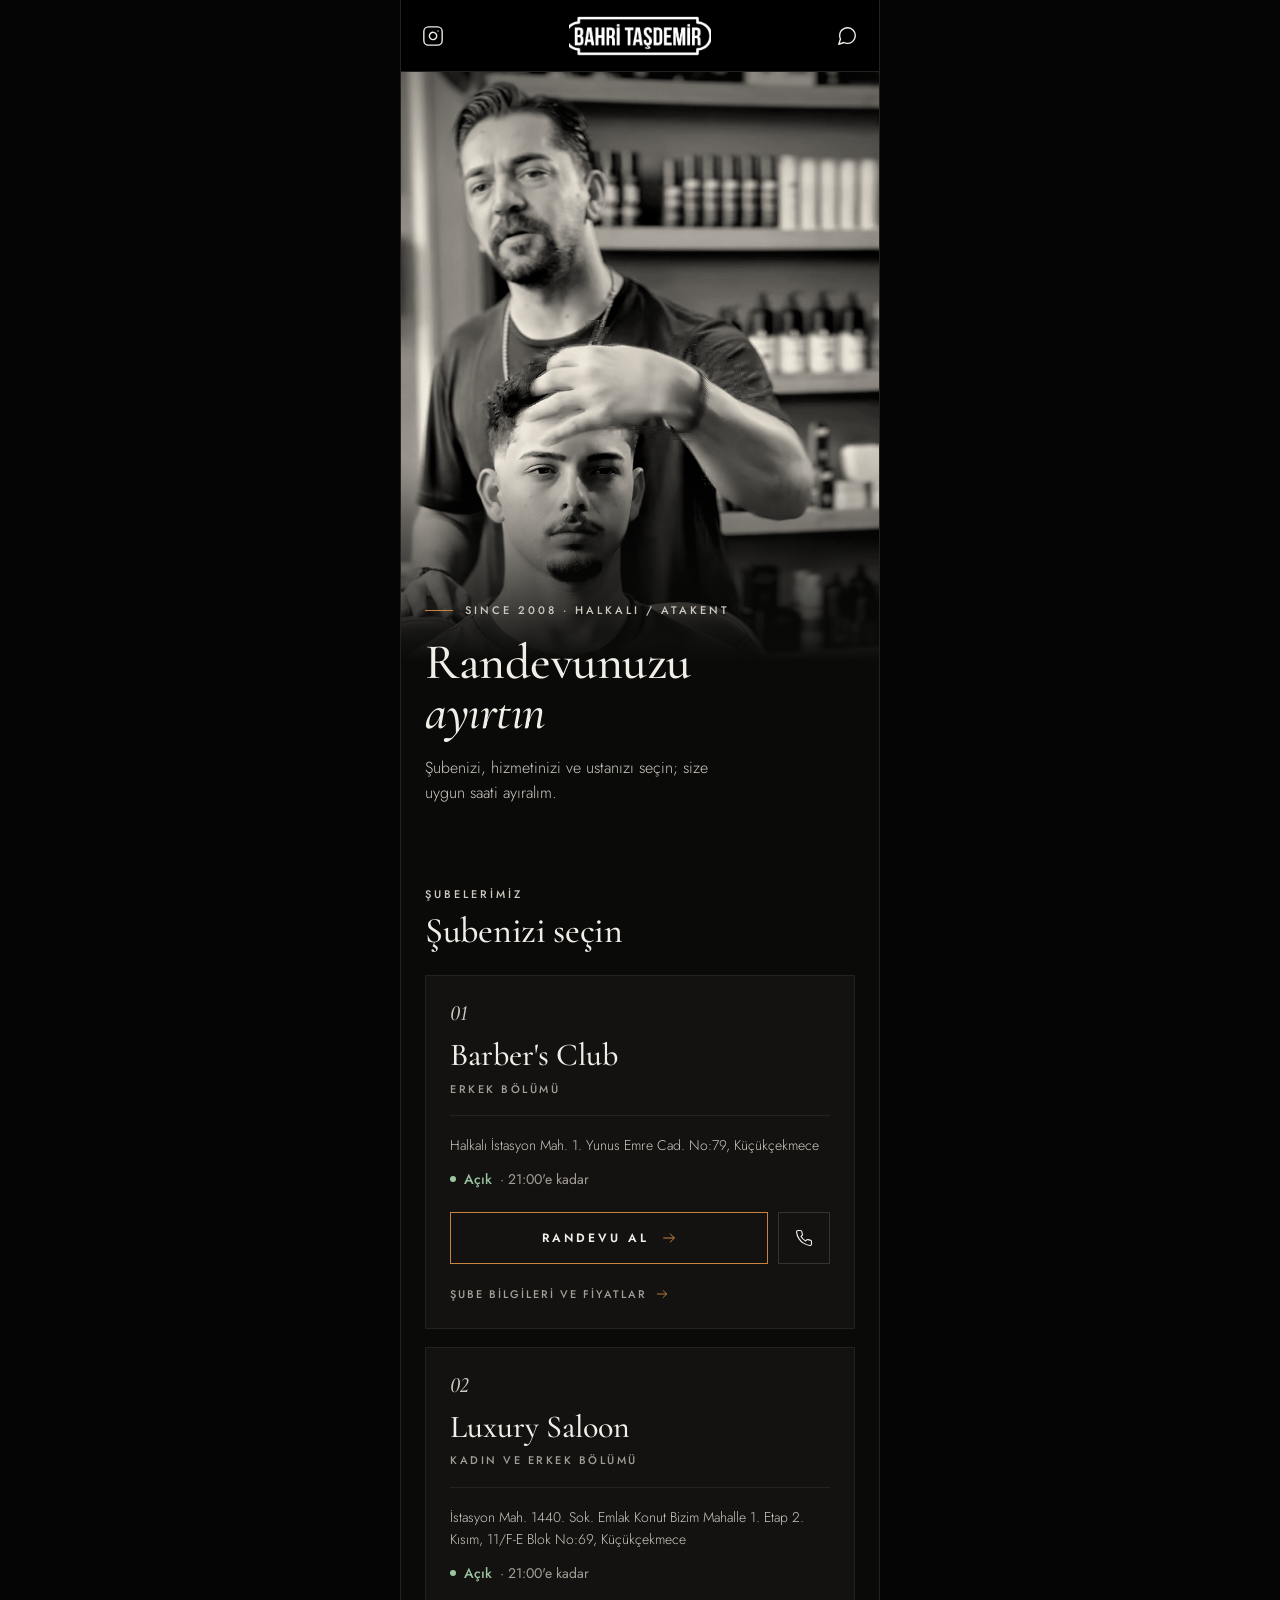
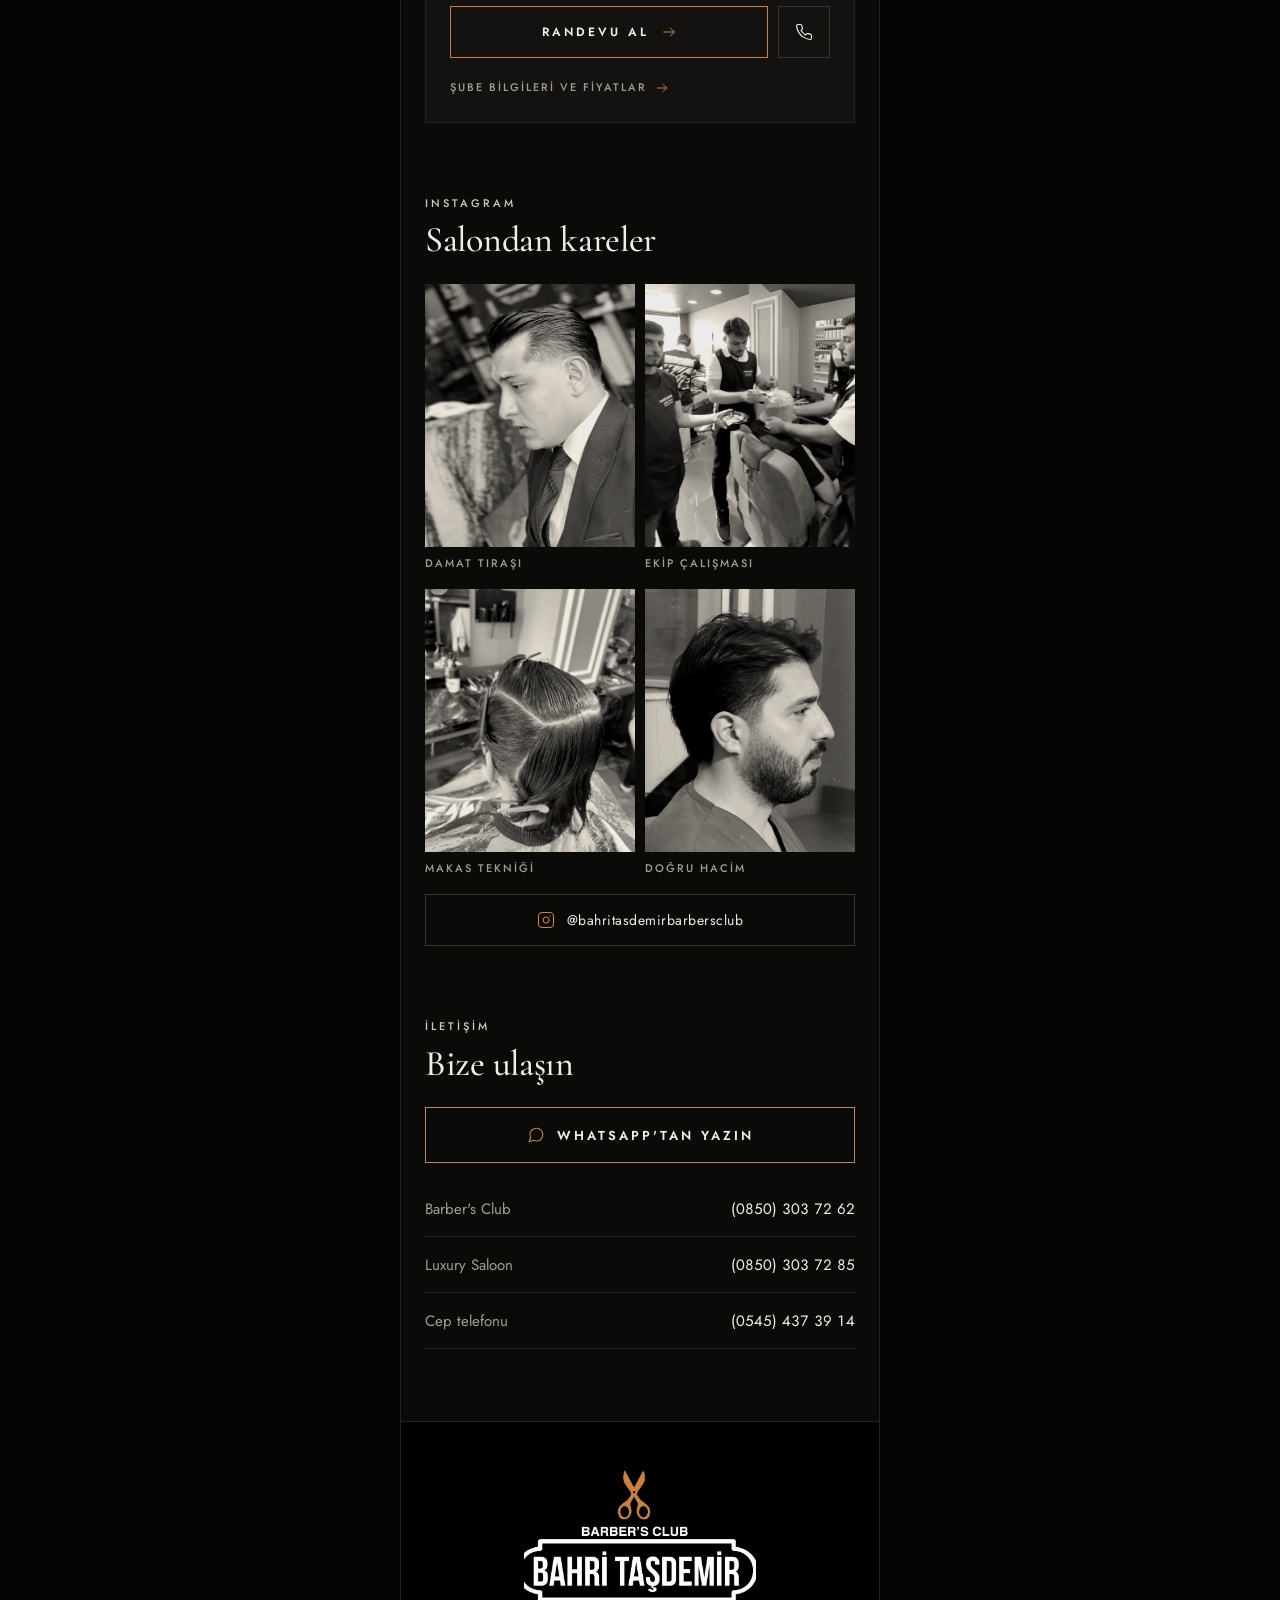
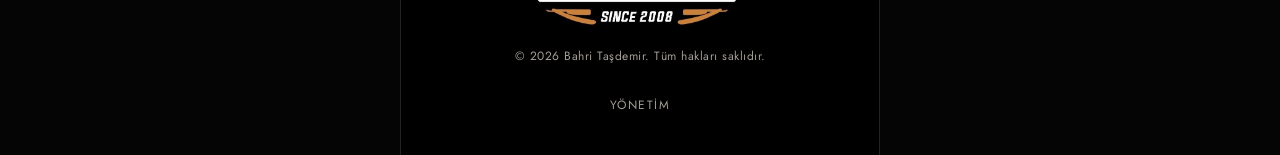
<file: index.html>
<!doctype html>
<html lang="tr">
<head>
<meta charset="utf-8">
<meta name="viewport" content="width=device-width, initial-scale=1, viewport-fit=cover">
<title>Bahri Taşdemir | Online randevu</title>
<meta name="description" content="Bahri Taşdemir Barber's Club ve Luxury Saloon. Küçükçekmece'de iki şube, online randevu.">
<meta name="theme-color" content="#000000">
<!-- Demo aşamasında arama motorlarına kapalı. Site müşteriye açılırken bu satırı silin. -->
<meta name="robots" content="noindex">
<link rel="icon" type="image/png" href="assets/img/icon-192.png">
<link rel="apple-touch-icon" href="assets/img/icon-192.png">
<link rel="preconnect" href="https://fonts.googleapis.com">
<link rel="preconnect" href="https://fonts.gstatic.com" crossorigin>
<link href="https://fonts.googleapis.com/css2?family=Cormorant+Garamond:ital,wght@0,500;0,600;1,500&amp;family=Jost:wght@300;400;500;600&amp;display=swap" rel="stylesheet">
<link rel="stylesheet" href="assets/site.css?v=4">
</head>
<body>
<div class="page">

  <header class="topbar">
    <a class="icon-btn" href="https://www.instagram.com/bahritasdemirbarbersclub/" target="_blank" rel="noopener" aria-label="Instagram'da Bahri Taşdemir">
      <svg width="22" height="22" viewBox="0 0 24 24" fill="none" stroke="currentColor" stroke-width="1.5" stroke-linecap="round" stroke-linejoin="round" aria-hidden="true"><rect x="2" y="2" width="20" height="20" rx="5" ry="5"/><path d="M16 11.37A4 4 0 1 1 12.63 8 4 4 0 0 1 16 11.37z"/><line x1="17.5" y1="6.5" x2="17.51" y2="6.5"/></svg>
    </a>
    <img src="assets/img/logo-header.png" alt="Bahri Taşdemir" width="143" height="40">
    <a class="icon-btn" href="https://wa.me/message/EVRYNRY2BHM4N1" target="_blank" rel="noopener" aria-label="WhatsApp'tan yazın">
      <svg width="22" height="22" viewBox="0 0 24 24" fill="none" stroke="currentColor" stroke-width="1.5" stroke-linecap="round" stroke-linejoin="round" aria-hidden="true"><path d="M21 11.5a8.38 8.38 0 0 1-.9 3.8 8.5 8.5 0 0 1-7.6 4.7 8.38 8.38 0 0 1-3.8-.9L3 21l1.9-5.7a8.38 8.38 0 0 1-.9-3.8 8.5 8.5 0 0 1 4.7-7.6 8.38 8.38 0 0 1 3.8-.9h.5a8.48 8.48 0 0 1 8 8v.5z"/></svg>
    </a>
  </header>

  <main>
    <section class="hero">
      <div class="hero-img">
        <img src="assets/img/hero.jpg" alt="Müşterisinin saçını şekillendiren usta" width="720" height="886">
      </div>
      <div class="hero-body">
        <div class="eyebrow line">SINCE 2008 · HALKALI / ATAKENT</div>
        <h1 class="h-hero">Randevunuzu<br><em>ayırtın</em></h1>
        <p class="lead">Şubenizi, hizmetinizi ve ustanızı seçin; size uygun saati ayıralım.</p>
      </div>
    </section>

    <section class="sec" id="subeler">
      <div class="sec-title">
        <div class="eyebrow">ŞUBELERİMİZ</div>
        <h2 class="h-sec">Şubenizi seçin</h2>
      </div>

      <article class="card">
        <span class="num">01</span>
        <h3>Barber's Club</h3>
        <div class="tag">ERKEK BÖLÜMÜ</div>
        <div class="sep" aria-hidden="true"></div>
        <p class="addr">Halkalı İstasyon Mah. 1. Yunus Emre Cad. No:79, Küçükçekmece</p>
        <div class="status" data-status="club"></div>
        <div class="actions">
          <a class="btn outline" href="randevu.html?sube=club">RANDEVU AL
            <svg width="16" height="16" viewBox="0 0 24 24" fill="none" stroke="currentColor" stroke-width="1.5" stroke-linecap="round" stroke-linejoin="round" aria-hidden="true"><path d="M4 12h16M14 6l6 6-6 6"/></svg>
          </a>
          <a class="sq" href="tel:08503037262" aria-label="Barber's Club şubesini ara: 0850 303 72 62">
            <svg width="18" height="18" viewBox="0 0 24 24" fill="none" stroke="currentColor" stroke-width="1.5" stroke-linecap="round" stroke-linejoin="round" aria-hidden="true"><path d="M22 16.92v3a2 2 0 0 1-2.18 2 19.79 19.79 0 0 1-8.63-3.07 19.5 19.5 0 0 1-6-6 19.79 19.79 0 0 1-3.07-8.67A2 2 0 0 1 4.11 2h3a2 2 0 0 1 2 1.72c.127.96.361 1.903.7 2.81a2 2 0 0 1-.45 2.11L8.09 9.91a16 16 0 0 0 6 6l1.27-1.27a2 2 0 0 1 2.11-.45c.907.339 1.85.573 2.81.7A2 2 0 0 1 22 16.92z"/></svg>
          </a>
        </div>
        <a class="more" href="barbers-club.html">ŞUBE BİLGİLERİ VE FİYATLAR
          <svg width="14" height="14" viewBox="0 0 24 24" fill="none" stroke="currentColor" stroke-width="1.5" stroke-linecap="round" stroke-linejoin="round" aria-hidden="true"><path d="M4 12h16M14 6l6 6-6 6"/></svg>
        </a>
      </article>

      <article class="card">
        <span class="num">02</span>
        <h3>Luxury Saloon</h3>
        <div class="tag">KADIN VE ERKEK BÖLÜMÜ</div>
        <div class="sep" aria-hidden="true"></div>
        <p class="addr">İstasyon Mah. 1440. Sok. Emlak Konut Bizim Mahalle 1. Etap 2. Kısım, 11/F-E Blok No:69, Küçükçekmece</p>
        <div class="status" data-status="luxury"></div>
        <div class="actions">
          <a class="btn outline" href="randevu.html?sube=luxury">RANDEVU AL
            <svg width="16" height="16" viewBox="0 0 24 24" fill="none" stroke="currentColor" stroke-width="1.5" stroke-linecap="round" stroke-linejoin="round" aria-hidden="true"><path d="M4 12h16M14 6l6 6-6 6"/></svg>
          </a>
          <a class="sq" href="tel:08503037285" aria-label="Luxury Saloon şubesini ara: 0850 303 72 85">
            <svg width="18" height="18" viewBox="0 0 24 24" fill="none" stroke="currentColor" stroke-width="1.5" stroke-linecap="round" stroke-linejoin="round" aria-hidden="true"><path d="M22 16.92v3a2 2 0 0 1-2.18 2 19.79 19.79 0 0 1-8.63-3.07 19.5 19.5 0 0 1-6-6 19.79 19.79 0 0 1-3.07-8.67A2 2 0 0 1 4.11 2h3a2 2 0 0 1 2 1.72c.127.96.361 1.903.7 2.81a2 2 0 0 1-.45 2.11L8.09 9.91a16 16 0 0 0 6 6l1.27-1.27a2 2 0 0 1 2.11-.45c.907.339 1.85.573 2.81.7A2 2 0 0 1 22 16.92z"/></svg>
          </a>
        </div>
        <a class="more" href="luxury-saloon.html">ŞUBE BİLGİLERİ VE FİYATLAR
          <svg width="14" height="14" viewBox="0 0 24 24" fill="none" stroke="currentColor" stroke-width="1.5" stroke-linecap="round" stroke-linejoin="round" aria-hidden="true"><path d="M4 12h16M14 6l6 6-6 6"/></svg>
        </a>
      </article>
    </section>

    <section class="sec">
      <div class="sec-title">
        <div class="eyebrow">INSTAGRAM</div>
        <h2 class="h-sec">Salondan kareler</h2>
      </div>
      <div class="grid2">
        <a class="shot" href="https://www.instagram.com/reel/DZzt28MskMU/" target="_blank" rel="noopener">
          <img src="assets/img/g-damat.jpg" alt="Damat tıraşı sonrası yandan görünüm" width="480" height="600" loading="lazy">
          <span>DAMAT TIRAŞI</span>
        </a>
        <a class="shot" href="https://www.instagram.com/reel/DaVrTZBszHU/" target="_blank" rel="noopener">
          <img src="assets/img/g-ekip.jpg" alt="Ekibin birlikte çalıştığı salon" width="520" height="650" loading="lazy">
          <span>EKİP ÇALIŞMASI</span>
        </a>
        <a class="shot" href="https://www.instagram.com/reel/DbORulQMRHV/" target="_blank" rel="noopener">
          <img src="assets/img/g-kesim.jpg" alt="Makas kesimi için bölümlere ayrılmış saç" width="520" height="650" loading="lazy">
          <span>MAKAS TEKNİĞİ</span>
        </a>
        <a class="shot" href="https://www.instagram.com/reel/DdPKCWbIPgX/" target="_blank" rel="noopener">
          <img src="assets/img/g-hacim.jpg" alt="Hacimli saç kesimi, yandan görünüm" width="520" height="650" loading="lazy">
          <span>DOĞRU HACİM</span>
        </a>
      </div>
      <a class="btn ghost" href="https://www.instagram.com/bahritasdemirbarbersclub/" target="_blank" rel="noopener">
        <svg width="18" height="18" viewBox="0 0 24 24" fill="none" stroke="currentColor" stroke-width="1.5" stroke-linecap="round" stroke-linejoin="round" aria-hidden="true"><rect x="2" y="2" width="20" height="20" rx="5" ry="5"/><path d="M16 11.37A4 4 0 1 1 12.63 8 4 4 0 0 1 16 11.37z"/><line x1="17.5" y1="6.5" x2="17.51" y2="6.5"/></svg>
        @bahritasdemirbarbersclub
      </a>
    </section>

    <section class="sec">
      <div class="sec-title">
        <div class="eyebrow">İLETİŞİM</div>
        <h2 class="h-sec">Bize ulaşın</h2>
      </div>
      <a class="btn outline" href="https://wa.me/message/EVRYNRY2BHM4N1" target="_blank" rel="noopener">
        <svg width="18" height="18" viewBox="0 0 24 24" fill="none" stroke="currentColor" stroke-width="1.5" stroke-linecap="round" stroke-linejoin="round" aria-hidden="true"><path d="M21 11.5a8.38 8.38 0 0 1-.9 3.8 8.5 8.5 0 0 1-7.6 4.7 8.38 8.38 0 0 1-3.8-.9L3 21l1.9-5.7a8.38 8.38 0 0 1-.9-3.8 8.5 8.5 0 0 1 4.7-7.6 8.38 8.38 0 0 1 3.8-.9h.5a8.48 8.48 0 0 1 8 8v.5z"/></svg>
        WHATSAPP'TAN YAZIN
      </a>
      <div class="list">
        <a href="tel:08503037262"><span>Barber's Club</span><span class="num-t">(0850) 303 72 62</span></a>
        <a href="tel:08503037285"><span>Luxury Saloon</span><span class="num-t">(0850) 303 72 85</span></a>
        <a href="tel:05454373914"><span>Cep telefonu</span><span class="num-t">(0545) 437 39 14</span></a>
      </div>
    </section>
  </main>

  <footer class="foot">
    <div class="foot-in">
      <img src="assets/img/logo-emblem.png" alt="Bahri Taşdemir Barber's Club, since 2008" width="232" height="163" loading="lazy">
      <small>© 2026 Bahri Taşdemir. Tüm hakları saklıdır.</small>
      <a class="admin" href="yonetim.html">YÖNETİM</a>
    </div>
  </footer>

</div>
<script src="assets/data.js?v=4"></script>
<script src="assets/app.js?v=4"></script>
<script>BTApp.home();</script>
</body>
</html>
</file>
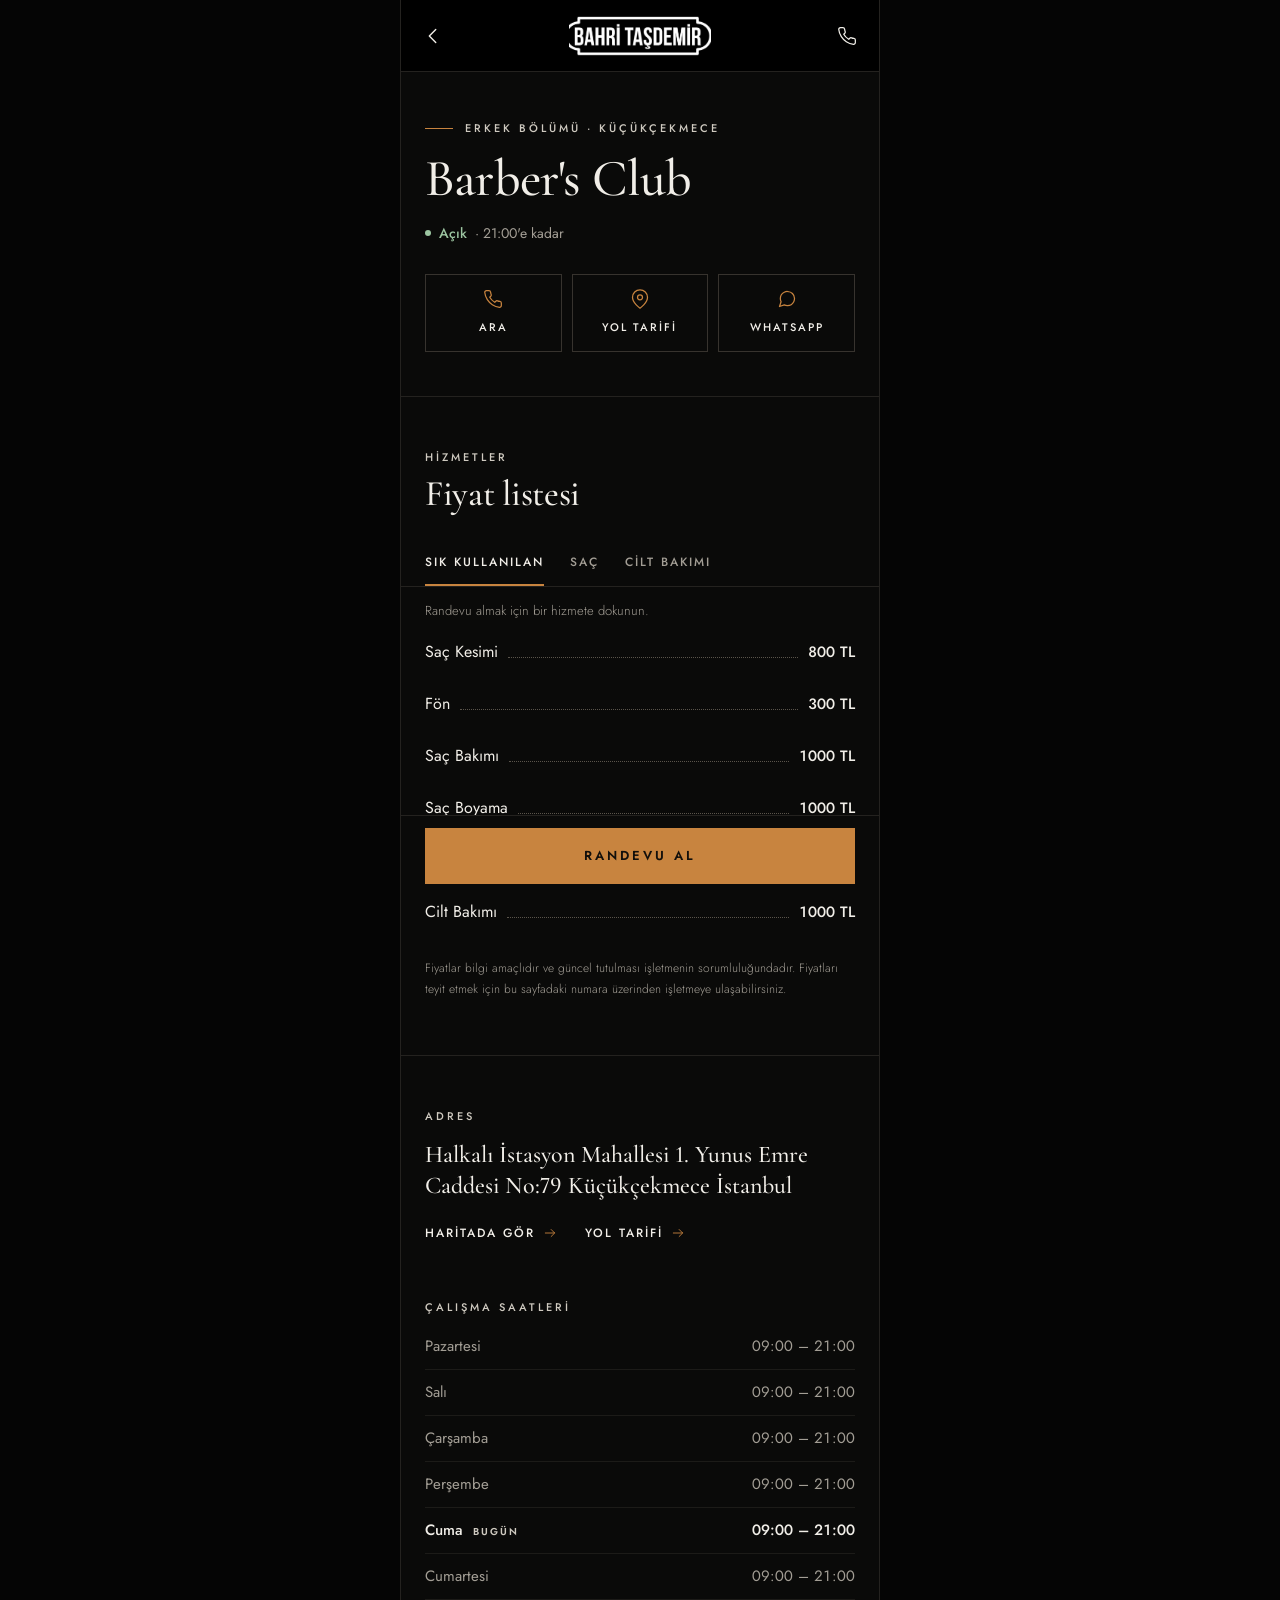
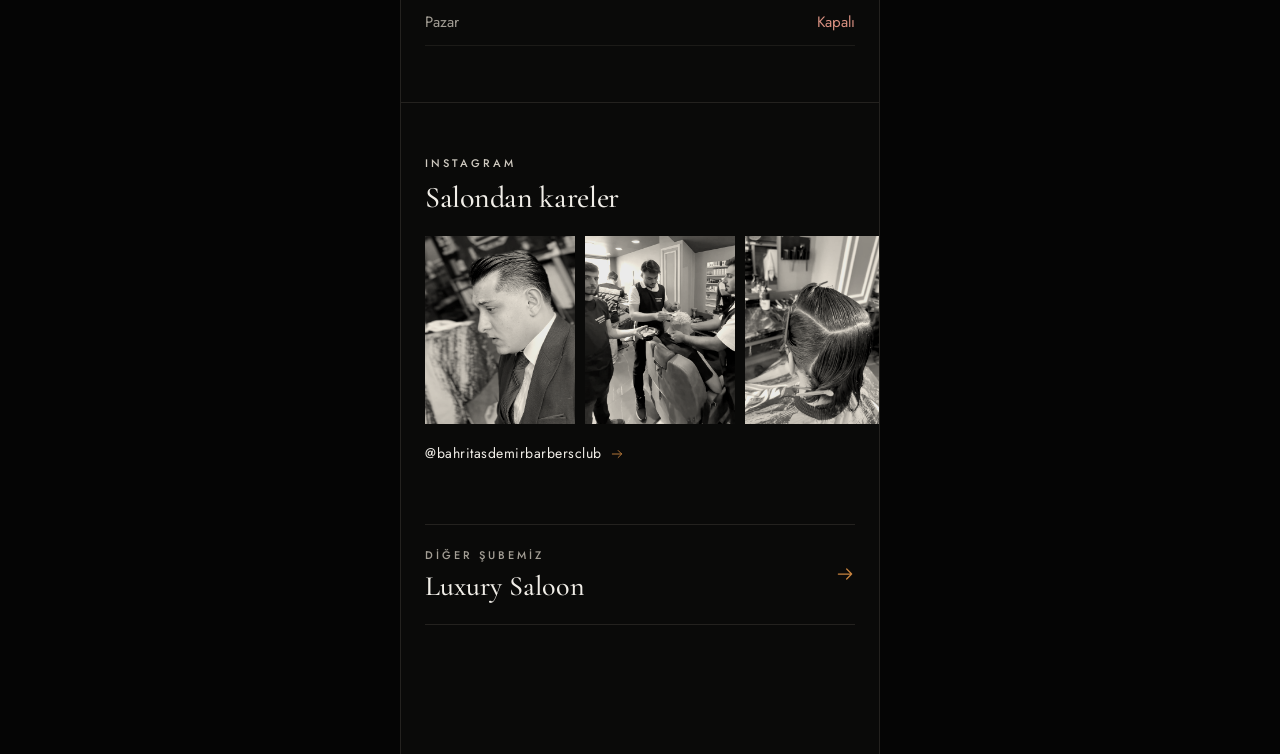
<file: barbers-club.html>
<!doctype html>
<html lang="tr">
<head>
<meta charset="utf-8">
<meta name="viewport" content="width=device-width, initial-scale=1, viewport-fit=cover">
<title>Barber's Club | Bahri Taşdemir</title>
<meta name="description" content="Bahri Taşdemir Barber's Club, Küçükçekmece. Fiyat listesi, adres, çalışma saatleri ve online randevu.">
<meta name="theme-color" content="#000000">
<meta name="robots" content="noindex">
<link rel="icon" type="image/png" href="assets/img/icon-192.png">
<link rel="apple-touch-icon" href="assets/img/icon-192.png">
<link rel="preconnect" href="https://fonts.googleapis.com">
<link rel="preconnect" href="https://fonts.gstatic.com" crossorigin>
<link href="https://fonts.googleapis.com/css2?family=Cormorant+Garamond:ital,wght@0,500;0,600;1,500&amp;family=Jost:wght@300;400;500;600&amp;display=swap" rel="stylesheet">
<link rel="stylesheet" href="assets/site.css?v=4">
</head>
<body data-sube="club">
<div class="page">

  <header class="topbar">
    <a class="icon-btn" href="index.html" aria-label="Şubelere dön">
      <svg width="22" height="22" viewBox="0 0 24 24" fill="none" stroke="currentColor" stroke-width="1.5" stroke-linecap="round" stroke-linejoin="round" aria-hidden="true"><path d="M15 5l-7 7 7 7"/></svg>
    </a>
    <a href="index.html" aria-label="Bahri Taşdemir ana sayfa"><img src="assets/img/logo-header.png" alt="Bahri Taşdemir" width="143" height="40"></a>
    <a class="icon-btn" href="tel:08503037262" aria-label="Şubeyi ara: 0850 303 72 62">
      <svg width="20" height="20" viewBox="0 0 24 24" fill="none" stroke="currentColor" stroke-width="1.5" stroke-linecap="round" stroke-linejoin="round" aria-hidden="true"><path d="M22 16.92v3a2 2 0 0 1-2.18 2 19.79 19.79 0 0 1-8.63-3.07 19.5 19.5 0 0 1-6-6 19.79 19.79 0 0 1-3.07-8.67A2 2 0 0 1 4.11 2h3a2 2 0 0 1 2 1.72c.127.96.361 1.903.7 2.81a2 2 0 0 1-.45 2.11L8.09 9.91a16 16 0 0 0 6 6l1.27-1.27a2 2 0 0 1 2.11-.45c.907.339 1.85.573 2.81.7A2 2 0 0 1 22 16.92z"/></svg>
    </a>
  </header>

  <main>
    <section class="intro">
      <div class="eyebrow line">ERKEK BÖLÜMÜ · KÜÇÜKÇEKMECE</div>
      <h1 class="h-page">Barber's Club</h1>
      <div class="status" id="status"></div>
      <div class="trio">
        <a href="tel:08503037262">
          <svg width="20" height="20" viewBox="0 0 24 24" fill="none" stroke="currentColor" stroke-width="1.5" stroke-linecap="round" stroke-linejoin="round" aria-hidden="true"><path d="M22 16.92v3a2 2 0 0 1-2.18 2 19.79 19.79 0 0 1-8.63-3.07 19.5 19.5 0 0 1-6-6 19.79 19.79 0 0 1-3.07-8.67A2 2 0 0 1 4.11 2h3a2 2 0 0 1 2 1.72c.127.96.361 1.903.7 2.81a2 2 0 0 1-.45 2.11L8.09 9.91a16 16 0 0 0 6 6l1.27-1.27a2 2 0 0 1 2.11-.45c.907.339 1.85.573 2.81.7A2 2 0 0 1 22 16.92z"/></svg>
          ARA
        </a>
        <a id="dir" href="#adres" target="_blank" rel="noopener">
          <svg width="20" height="20" viewBox="0 0 24 24" fill="none" stroke="currentColor" stroke-width="1.5" stroke-linecap="round" stroke-linejoin="round" aria-hidden="true"><path d="M21 10c0 7-9 13-9 13s-9-6-9-13a9 9 0 0 1 18 0z"/><circle cx="12" cy="10" r="3"/></svg>
          YOL TARİFİ
        </a>
        <a href="https://wa.me/message/EVRYNRY2BHM4N1" target="_blank" rel="noopener">
          <svg width="20" height="20" viewBox="0 0 24 24" fill="none" stroke="currentColor" stroke-width="1.5" stroke-linecap="round" stroke-linejoin="round" aria-hidden="true"><path d="M21 11.5a8.38 8.38 0 0 1-.9 3.8 8.5 8.5 0 0 1-7.6 4.7 8.38 8.38 0 0 1-3.8-.9L3 21l1.9-5.7a8.38 8.38 0 0 1-.9-3.8 8.5 8.5 0 0 1 4.7-7.6 8.38 8.38 0 0 1 3.8-.9h.5a8.48 8.48 0 0 1 8 8v.5z"/></svg>
          WHATSAPP
        </a>
      </div>
    </section>

    <section class="block flush line" id="fiyatlar">
      <div class="sec-head">
        <div class="titles">
          <div class="eyebrow">HİZMETLER</div>
          <h2 class="h-sec">Fiyat listesi</h2>
        </div>
        <div class="seg" id="genders" role="group" aria-label="Bölüm"></div>
      </div>
      <div class="tabs" id="cats" role="group" aria-label="Kategori"></div>
      <p class="hint in" style="margin-top: 14px">Randevu almak için bir hizmete dokunun.</p>
      <div class="menu" id="rows"></div>
      <p class="fine in" style="padding-top: 20px">Fiyatlar bilgi amaçlıdır ve güncel tutulması işletmenin sorumluluğundadır. Fiyatları teyit etmek için bu sayfadaki numara üzerinden işletmeye ulaşabilirsiniz.</p>
    </section>

    <section class="block rule" id="adres">
      <div class="eyebrow">ADRES</div>
      <p class="addr-big" id="addr"></p>
      <div class="links">
        <a class="link" id="map" href="#adres" target="_blank" rel="noopener">HARİTADA GÖR
          <svg width="14" height="14" viewBox="0 0 24 24" fill="none" stroke="currentColor" stroke-width="1.5" stroke-linecap="round" stroke-linejoin="round" aria-hidden="true"><path d="M4 12h16M14 6l6 6-6 6"/></svg>
        </a>
        <a class="link" id="dir2" href="#adres" target="_blank" rel="noopener">YOL TARİFİ
          <svg width="14" height="14" viewBox="0 0 24 24" fill="none" stroke="currentColor" stroke-width="1.5" stroke-linecap="round" stroke-linejoin="round" aria-hidden="true"><path d="M4 12h16M14 6l6 6-6 6"/></svg>
        </a>
      </div>
      <div class="eyebrow" id="saatler" style="margin-top: 44px">ÇALIŞMA SAATLERİ</div>
      <div class="hours" id="hours"></div>
    </section>

    <section class="block flush rule">
      <div class="in" style="display: flex; flex-direction: column; gap: 10px">
        <div class="eyebrow">INSTAGRAM</div>
        <h2 class="h-sub">Salondan kareler</h2>
      </div>
      <div class="strip">
        <a href="https://www.instagram.com/reel/DZzt28MskMU/" target="_blank" rel="noopener" aria-label="Instagram'da aç: damat tıraşı"><img src="assets/img/g-damat.jpg" alt="Damat tıraşı sonrası yandan görünüm" width="480" height="600" loading="lazy"></a>
        <a href="https://www.instagram.com/reel/DaVrTZBszHU/" target="_blank" rel="noopener" aria-label="Instagram'da aç: ekip çalışması"><img src="assets/img/g-ekip.jpg" alt="Ekibin birlikte çalıştığı salon" width="520" height="650" loading="lazy"></a>
        <a href="https://www.instagram.com/reel/DbORulQMRHV/" target="_blank" rel="noopener" aria-label="Instagram'da aç: makas tekniği"><img src="assets/img/g-kesim.jpg" alt="Makas kesimi için bölümlere ayrılmış saç" width="520" height="650" loading="lazy"></a>
        <a href="https://www.instagram.com/reel/DdPKCWbIPgX/" target="_blank" rel="noopener" aria-label="Instagram'da aç: hacimli kesim"><img src="assets/img/g-hacim.jpg" alt="Hacimli saç kesimi, yandan görünüm" width="520" height="650" loading="lazy"></a>
      </div>
      <div class="in" style="margin-top: 8px">
        <a class="link plain" href="https://www.instagram.com/bahritasdemirbarbersclub/" target="_blank" rel="noopener">@bahritasdemirbarbersclub
          <svg width="14" height="14" viewBox="0 0 24 24" fill="none" stroke="currentColor" stroke-width="1.5" stroke-linecap="round" stroke-linejoin="round" aria-hidden="true"><path d="M4 12h16M14 6l6 6-6 6"/></svg>
        </a>
      </div>
    </section>

    <section class="other">
      <a href="luxury-saloon.html">
        <span class="t">
          <span class="eyebrow muted">DİĞER ŞUBEMİZ</span>
          <span class="n">Luxury Saloon</span>
        </span>
        <svg width="20" height="20" viewBox="0 0 24 24" fill="none" stroke="currentColor" stroke-width="1.5" stroke-linecap="round" stroke-linejoin="round" aria-hidden="true"><path d="M4 12h16M14 6l6 6-6 6"/></svg>
      </a>
    </section>
    <div class="spacer" aria-hidden="true"></div>
  </main>

  <div class="cta">
    <a class="btn" id="cta" href="randevu.html?sube=club">RANDEVU AL</a>
  </div>

</div>
<script src="assets/data.js?v=4"></script>
<script src="assets/app.js?v=4"></script>
<script src="assets/sube.js?v=4"></script>
</body>
</html>
</file>
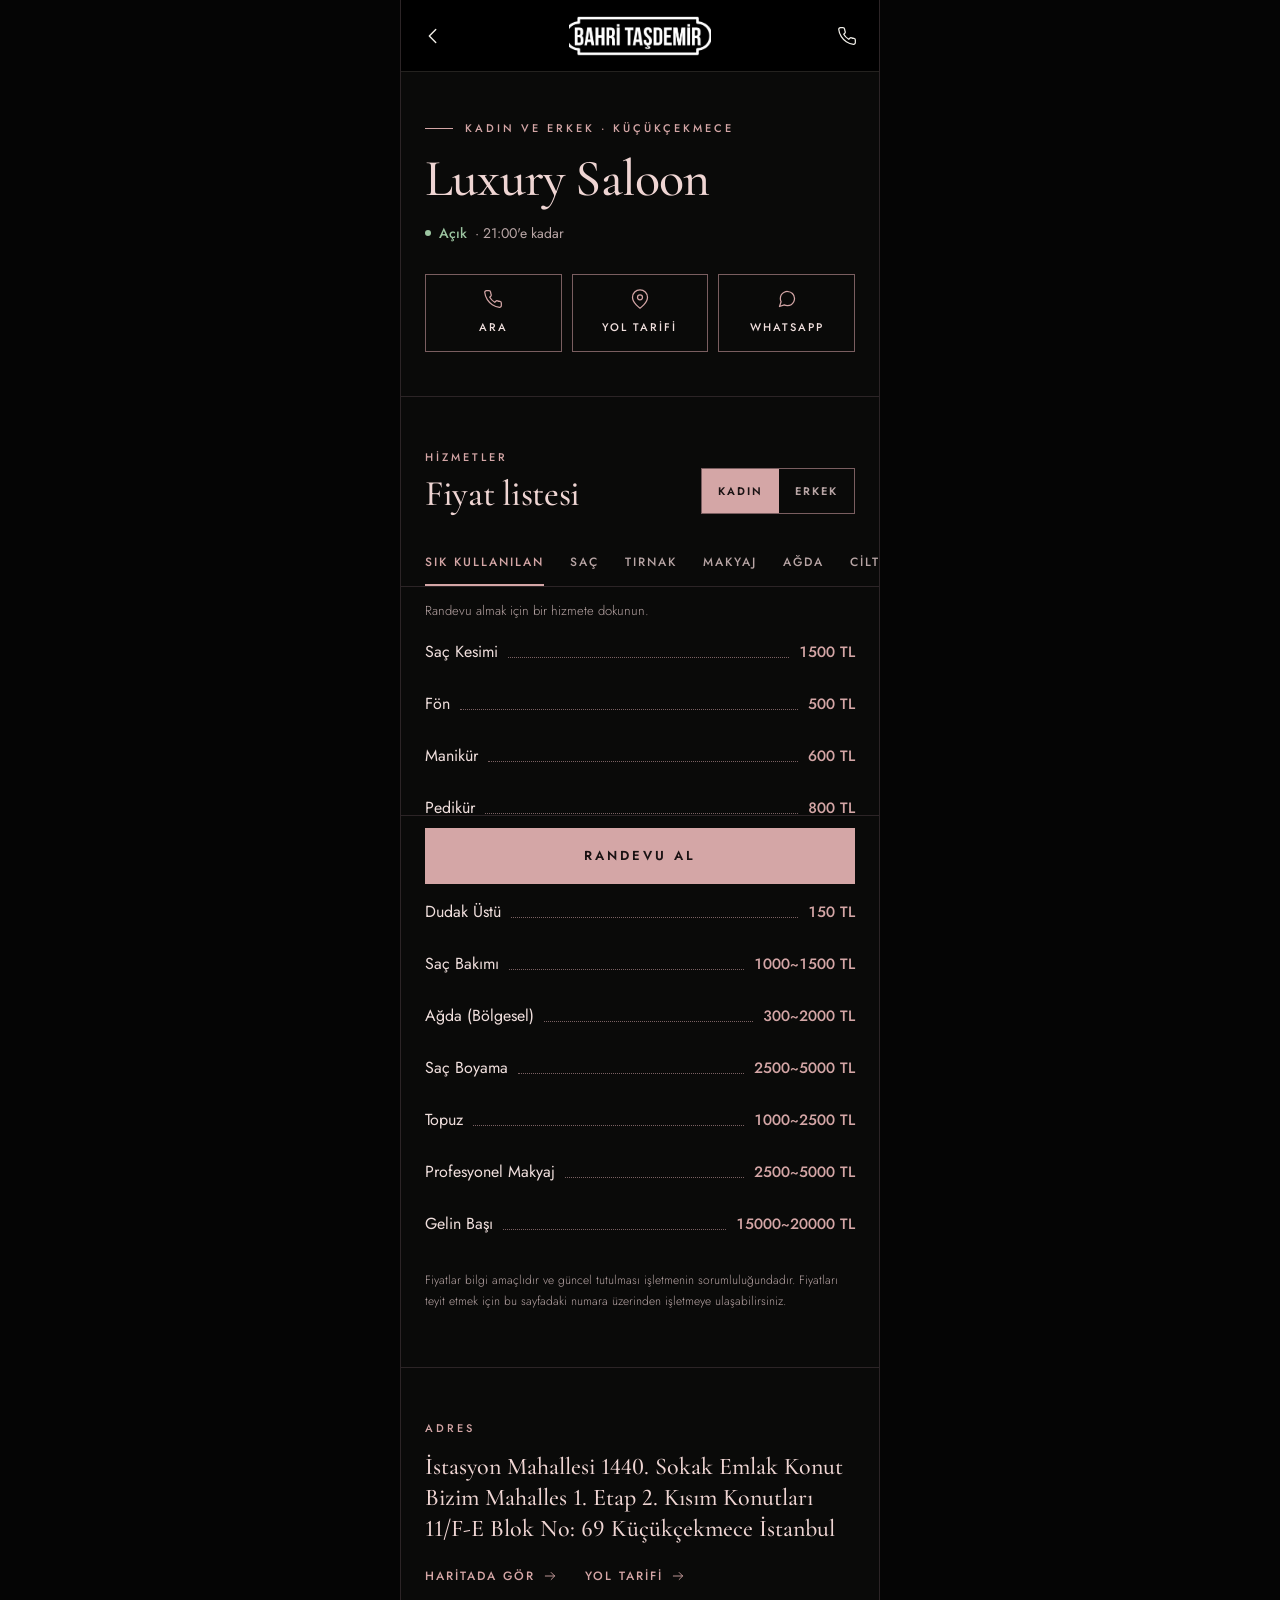
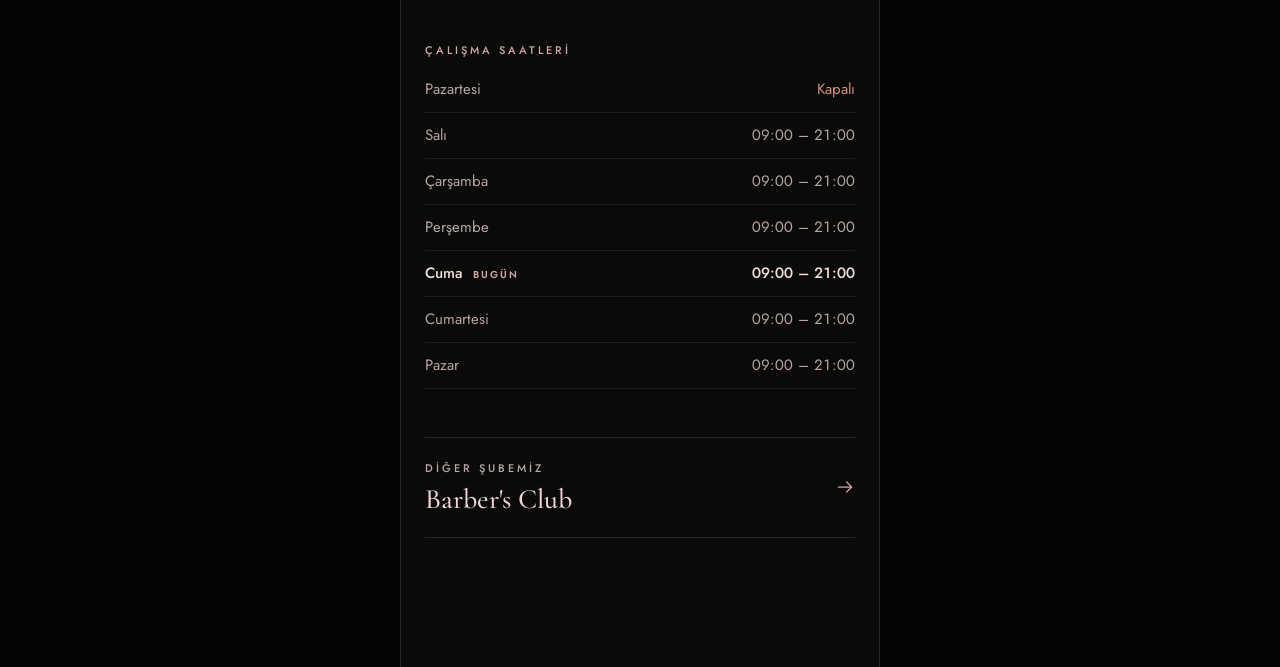
<file: luxury-saloon.html>
<!doctype html>
<html lang="tr" data-theme="rose">
<head>
<meta charset="utf-8">
<meta name="viewport" content="width=device-width, initial-scale=1, viewport-fit=cover">
<title>Luxury Saloon | Bahri Taşdemir</title>
<meta name="description" content="Bahri Taşdemir Luxury Saloon, Küçükçekmece. Kadın ve erkek bölümü fiyat listesi, adres, çalışma saatleri ve online randevu.">
<meta name="theme-color" content="#000000">
<meta name="robots" content="noindex">
<link rel="icon" type="image/png" href="assets/img/icon-192.png">
<link rel="apple-touch-icon" href="assets/img/icon-192.png">
<link rel="preconnect" href="https://fonts.googleapis.com">
<link rel="preconnect" href="https://fonts.gstatic.com" crossorigin>
<link href="https://fonts.googleapis.com/css2?family=Cormorant+Garamond:ital,wght@0,500;0,600;1,500&amp;family=Jost:wght@300;400;500;600&amp;display=swap" rel="stylesheet">
<link rel="stylesheet" href="assets/site.css?v=4">
</head>
<body data-sube="luxury">
<div class="page">

  <header class="topbar">
    <a class="icon-btn" href="index.html" aria-label="Şubelere dön">
      <svg width="22" height="22" viewBox="0 0 24 24" fill="none" stroke="currentColor" stroke-width="1.5" stroke-linecap="round" stroke-linejoin="round" aria-hidden="true"><path d="M15 5l-7 7 7 7"/></svg>
    </a>
    <a href="index.html" aria-label="Bahri Taşdemir ana sayfa"><img src="assets/img/logo-header.png" alt="Bahri Taşdemir" width="143" height="40"></a>
    <a class="icon-btn" href="tel:08503037285" aria-label="Şubeyi ara: 0850 303 72 85">
      <svg width="20" height="20" viewBox="0 0 24 24" fill="none" stroke="currentColor" stroke-width="1.5" stroke-linecap="round" stroke-linejoin="round" aria-hidden="true"><path d="M22 16.92v3a2 2 0 0 1-2.18 2 19.79 19.79 0 0 1-8.63-3.07 19.5 19.5 0 0 1-6-6 19.79 19.79 0 0 1-3.07-8.67A2 2 0 0 1 4.11 2h3a2 2 0 0 1 2 1.72c.127.96.361 1.903.7 2.81a2 2 0 0 1-.45 2.11L8.09 9.91a16 16 0 0 0 6 6l1.27-1.27a2 2 0 0 1 2.11-.45c.907.339 1.85.573 2.81.7A2 2 0 0 1 22 16.92z"/></svg>
    </a>
  </header>

  <main>
    <section class="intro">
      <div class="eyebrow line">KADIN VE ERKEK · KÜÇÜKÇEKMECE</div>
      <h1 class="h-page">Luxury Saloon</h1>
      <div class="status" id="status"></div>
      <div class="trio">
        <a href="tel:08503037285">
          <svg width="20" height="20" viewBox="0 0 24 24" fill="none" stroke="currentColor" stroke-width="1.5" stroke-linecap="round" stroke-linejoin="round" aria-hidden="true"><path d="M22 16.92v3a2 2 0 0 1-2.18 2 19.79 19.79 0 0 1-8.63-3.07 19.5 19.5 0 0 1-6-6 19.79 19.79 0 0 1-3.07-8.67A2 2 0 0 1 4.11 2h3a2 2 0 0 1 2 1.72c.127.96.361 1.903.7 2.81a2 2 0 0 1-.45 2.11L8.09 9.91a16 16 0 0 0 6 6l1.27-1.27a2 2 0 0 1 2.11-.45c.907.339 1.85.573 2.81.7A2 2 0 0 1 22 16.92z"/></svg>
          ARA
        </a>
        <a id="dir" href="#adres" target="_blank" rel="noopener">
          <svg width="20" height="20" viewBox="0 0 24 24" fill="none" stroke="currentColor" stroke-width="1.5" stroke-linecap="round" stroke-linejoin="round" aria-hidden="true"><path d="M21 10c0 7-9 13-9 13s-9-6-9-13a9 9 0 0 1 18 0z"/><circle cx="12" cy="10" r="3"/></svg>
          YOL TARİFİ
        </a>
        <a href="https://wa.me/message/EVRYNRY2BHM4N1" target="_blank" rel="noopener">
          <svg width="20" height="20" viewBox="0 0 24 24" fill="none" stroke="currentColor" stroke-width="1.5" stroke-linecap="round" stroke-linejoin="round" aria-hidden="true"><path d="M21 11.5a8.38 8.38 0 0 1-.9 3.8 8.5 8.5 0 0 1-7.6 4.7 8.38 8.38 0 0 1-3.8-.9L3 21l1.9-5.7a8.38 8.38 0 0 1-.9-3.8 8.5 8.5 0 0 1 4.7-7.6 8.38 8.38 0 0 1 3.8-.9h.5a8.48 8.48 0 0 1 8 8v.5z"/></svg>
          WHATSAPP
        </a>
      </div>
    </section>

    <section class="block flush line" id="fiyatlar">
      <div class="sec-head">
        <div class="titles">
          <div class="eyebrow">HİZMETLER</div>
          <h2 class="h-sec">Fiyat listesi</h2>
        </div>
        <div class="seg" id="genders" role="group" aria-label="Bölüm"></div>
      </div>
      <div class="tabs" id="cats" role="group" aria-label="Kategori"></div>
      <p class="hint in" style="margin-top: 14px">Randevu almak için bir hizmete dokunun.</p>
      <div class="menu" id="rows"></div>
      <p class="fine in" style="padding-top: 20px">Fiyatlar bilgi amaçlıdır ve güncel tutulması işletmenin sorumluluğundadır. Fiyatları teyit etmek için bu sayfadaki numara üzerinden işletmeye ulaşabilirsiniz.</p>
    </section>

    <section class="block rule" id="adres">
      <div class="eyebrow">ADRES</div>
      <p class="addr-big" id="addr"></p>
      <div class="links">
        <a class="link" id="map" href="#adres" target="_blank" rel="noopener">HARİTADA GÖR
          <svg width="14" height="14" viewBox="0 0 24 24" fill="none" stroke="currentColor" stroke-width="1.5" stroke-linecap="round" stroke-linejoin="round" aria-hidden="true"><path d="M4 12h16M14 6l6 6-6 6"/></svg>
        </a>
        <a class="link" id="dir2" href="#adres" target="_blank" rel="noopener">YOL TARİFİ
          <svg width="14" height="14" viewBox="0 0 24 24" fill="none" stroke="currentColor" stroke-width="1.5" stroke-linecap="round" stroke-linejoin="round" aria-hidden="true"><path d="M4 12h16M14 6l6 6-6 6"/></svg>
        </a>
      </div>
      <div class="eyebrow" id="saatler" style="margin-top: 44px">ÇALIŞMA SAATLERİ</div>
      <div class="hours" id="hours"></div>
    </section>

    <section class="other">
      <a href="barbers-club.html">
        <span class="t">
          <span class="eyebrow muted">DİĞER ŞUBEMİZ</span>
          <span class="n">Barber's Club</span>
        </span>
        <svg width="20" height="20" viewBox="0 0 24 24" fill="none" stroke="currentColor" stroke-width="1.5" stroke-linecap="round" stroke-linejoin="round" aria-hidden="true"><path d="M4 12h16M14 6l6 6-6 6"/></svg>
      </a>
    </section>
    <div class="spacer" aria-hidden="true"></div>
  </main>

  <div class="cta">
    <a class="btn" id="cta" href="randevu.html?sube=luxury">RANDEVU AL</a>
  </div>

</div>
<script src="assets/data.js?v=4"></script>
<script src="assets/app.js?v=4"></script>
<script src="assets/sube.js?v=4"></script>
</body>
</html>
</file>
<file: assets/site.css>
/* Bahri Taşdemir – ortak stil. Renkleri değiştirmek için yalnızca aşağıdaki değişkenlere dokunun. */
:root {
  --bg: #0A0A09;
  --surface: #131211;
  --surface2: #1A1917;
  --line: #24221F;
  --line2: #37332E;
  --row: #1C1B18;
  --dots: #5A544B;
  --field: #6B655C;
  --text: #F1EEE8;
  --head: #F1EEE8;
  --soft: #CFCAC0;
  --muted: #A39E95;
  --dim: #8A857C;
  --accent: #C8843F;
  --accent-hi: #DFA066;
  --on-accent: #120F0B;
  --open: #9CC5A1;
  --closed: #D99080;
  /* Yazılar beyaz kalır; bakır yalnızca düğme, çizgi, simge ve seçili öğelerde kullanılır. */
  --label: #CFCAC0;  /* küçük başlıklar ve sıra numaraları */
  --hi: #F1EEE8;     /* fiyat, toplam, seçili sekme yazısı */
  --wait: #C8843F;   /* yönetim panelinde "bekliyor" etiketi */
  --serif: 'Cormorant Garamond', 'Times New Roman', serif;
  --sans: 'Jost', system-ui, -apple-system, 'Segoe UI', sans-serif;
}

/* Toz pembe: yalnızca Luxury Saloon'da Kadın bölümü seçiliyken. */
html[data-theme="rose"] {
  --line: #2C2426;
  --line2: #7A5E60;
  --row: #241D1E;
  --dots: #7A6163;
  --field: #8A6D6F;
  --text: #F0DFDD;
  --head: #EFD5D3;
  --soft: #DCCBC9;
  --muted: #B8A5A5;
  --accent: #D4A6A6;
  --accent-hi: #E6C2C1;
  --on-accent: #1A1213;
  --label: #D4A6A6;
  --hi: #D4A6A6;
}

* { box-sizing: border-box; }
[hidden] { display: none !important; }
html { -webkit-text-size-adjust: 100%; }
body {
  margin: 0;
  background: #050505;
  color: var(--text);
  font-family: var(--sans);
  font-size: 16px;
  line-height: 1.5;
  -webkit-font-smoothing: antialiased;
}
a { color: var(--accent); text-decoration: none; }
a:hover { color: var(--accent-hi); }
img { display: block; max-width: 100%; height: auto; }
button, input { font-family: inherit; }
h1, h2, h3, p { margin: 0; }
h1, h2, h3 { font-family: var(--serif); font-weight: 500; color: var(--head); }
:focus-visible { outline: 2px solid var(--accent); outline-offset: 2px; }

.page {
  position: relative;
  max-width: 480px;
  min-height: 100vh;
  margin: 0 auto;
  background: var(--bg);
  display: flex;
  flex-direction: column;
}
.page.wide { max-width: 760px; }
@media (min-width: 481px) {
  .page { border-left: 1px solid var(--line); border-right: 1px solid var(--line); }
}
main { display: flex; flex-direction: column; flex-grow: 1; }

/* Üst çubuk */
.topbar {
  height: 72px;
  flex-shrink: 0;
  padding: 0 10px;
  background: #000;
  border-bottom: 1px solid #24221F;
  display: flex;
  align-items: center;
  justify-content: space-between;
}
.topbar img { height: 40px; width: auto; mix-blend-mode: screen; }
.icon-btn {
  width: 44px;
  height: 44px;
  display: flex;
  align-items: center;
  justify-content: center;
  color: #F1EEE8;
}
.icon-btn:hover { color: var(--accent); }
button.icon-btn { padding: 0; border: 0; background: transparent; cursor: pointer; }

.demo {
  padding: 10px 24px;
  background: #16130F;
  border-bottom: 1px solid var(--line);
  font-size: 12px;
  line-height: 1.5;
  color: var(--soft);
}
.demo b { margin-right: 8px; font-size: 11px; font-weight: 600; letter-spacing: 2px; color: var(--accent); }

/* Yazı parçaları */
.eyebrow {
  display: flex;
  align-items: center;
  gap: 12px;
  font-size: 11px;
  font-weight: 500;
  letter-spacing: 3px;
  color: var(--label);
}
.eyebrow.line::before { content: ""; width: 28px; height: 1px; background: var(--accent); }
.eyebrow.muted { color: var(--muted); }
.h-hero { font-size: 50px; line-height: 1; letter-spacing: -0.5px; }
.h-hero em { font-style: italic; }
.h-page { font-size: 52px; line-height: 1; letter-spacing: -0.8px; }
.h-sec { font-size: 36px; line-height: 1.08; letter-spacing: -0.3px; }
.h-sub { font-size: 30px; line-height: 1.1; letter-spacing: -0.3px; }
.lead { max-width: 320px; font-size: 16px; line-height: 1.6; font-weight: 300; color: var(--soft); }
.fine { font-size: 12px; line-height: 1.7; font-weight: 300; color: var(--muted); }
.hint { font-size: 13px; font-weight: 300; color: var(--muted); }
.num-t { font-variant-numeric: tabular-nums; }

/* Düğmeler */
.btn {
  height: 56px;
  padding: 0 20px;
  display: flex;
  align-items: center;
  justify-content: center;
  gap: 12px;
  border: 1px solid var(--accent);
  background: var(--accent);
  color: var(--on-accent);
  font-size: 13px;
  font-weight: 600;
  letter-spacing: 3px;
  text-align: center;
  cursor: pointer;
}
.btn:hover { color: var(--on-accent); background: var(--accent-hi); border-color: var(--accent-hi); }
.btn.outline { background: transparent; color: var(--hi); }
.btn.outline:hover { background: transparent; color: var(--hi); }
.btn.outline svg { color: var(--accent); }
.btn.ghost {
  height: 52px;
  background: transparent;
  border-color: var(--line2);
  color: var(--text);
  font-size: 14px;
  font-weight: 400;
  letter-spacing: 0.5px;
}
.btn.ghost:hover { background: transparent; border-color: var(--accent); color: var(--text); }
.btn.ghost svg { color: var(--accent); }
.btn:disabled { opacity: 0.5; cursor: not-allowed; }
.sq {
  width: 52px;
  height: 52px;
  flex-shrink: 0;
  border: 1px solid var(--line2);
  color: var(--text);
  display: flex;
  align-items: center;
  justify-content: center;
}

/* Bölümler */
.sec { padding: 72px 24px 0; display: flex; flex-direction: column; gap: 18px; }
.sec-title { display: flex; flex-direction: column; gap: 10px; padding-bottom: 6px; }
.block { padding: 52px 24px 0; display: flex; flex-direction: column; }
.block.rule { margin-top: 56px; border-top: 1px solid var(--line); }
.block.line { border-top: 1px solid var(--line); }
.block.flush { padding-left: 0; padding-right: 0; }
.block.flush > .in { padding: 0 24px; }

/* Ana sayfa: kapak */
.hero { display: flex; flex-direction: column; }
.hero-img { position: relative; }
.hero-img img {
  width: 100%;
  aspect-ratio: 390 / 480;
  object-fit: cover;
  object-position: 50% 0;
  filter: grayscale(1) sepia(0.2) contrast(1.06) brightness(0.92);
}
.hero-img::after {
  content: "";
  position: absolute;
  inset: 0 0 -1px 0;
  background: linear-gradient(180deg, rgba(10,10,9,0.3) 0%, rgba(10,10,9,0) 18%, rgba(10,10,9,0) 66%, rgba(10,10,9,0.6) 86%, #0A0A09 100%);
}
.hero-body {
  position: relative;
  margin-top: -58px;
  padding: 0 24px 8px;
  display: flex;
  flex-direction: column;
  gap: 18px;
}

/* Ana sayfa: şube kutuları */
.card {
  background: var(--surface);
  border: 1px solid var(--line);
  padding: 26px 24px 24px;
  display: flex;
  flex-direction: column;
}
.card .num {
  font-family: var(--serif);
  font-style: italic;
  font-weight: 500;
  font-size: 22px;
  line-height: 1;
  font-variant-numeric: lining-nums;
  color: var(--label);
}
.card h3 { margin-top: 14px; font-size: 32px; line-height: 1.08; }
.card .tag { margin-top: 8px; font-size: 11px; font-weight: 500; letter-spacing: 2.5px; color: var(--muted); }
.card .sep { margin: 18px 0; height: 1px; background: var(--line); }
.card .addr { font-size: 14px; line-height: 1.6; font-weight: 300; color: var(--soft); }
.card .status { margin-top: 12px; }
.card .actions { margin-top: 22px; display: flex; gap: 10px; }
.card .actions .btn { flex: 1; height: 52px; font-size: 12px; }
.card .more {
  align-self: flex-start;
  margin: 8px 0 -12px;
  min-height: 44px;
  display: inline-flex;
  align-items: center;
  gap: 8px;
  font-size: 11px;
  font-weight: 500;
  letter-spacing: 2px;
  color: var(--muted);
}
.card .more:hover { color: var(--text); }
.card .more svg { color: var(--accent); }

.status { display: flex; align-items: center; gap: 8px; font-size: 14px; }
.status .dot { width: 6px; height: 6px; border-radius: 50%; background: currentColor; }
.status .st { font-weight: 500; }
.status.open .dot, .status.open .st { color: var(--open); }
.status.closed .dot, .status.closed .st { color: var(--closed); }
.status .detail { color: var(--muted); }

/* Fotoğraflar */
.grid2 { display: grid; grid-template-columns: repeat(2, minmax(0, 1fr)); gap: 18px 10px; }
.shot { display: flex; flex-direction: column; gap: 8px; font-size: 11px; font-weight: 500; letter-spacing: 2px; color: var(--muted); }
.shot:hover { color: var(--text); }
.shot img, .strip img {
  width: 100%;
  aspect-ratio: 4 / 5;
  object-fit: cover;
  filter: grayscale(1) sepia(0.2) contrast(1.06) brightness(0.92);
}
.strip { margin-top: 22px; display: flex; gap: 10px; overflow-x: auto; padding: 0 24px; scrollbar-width: none; }
.strip a { flex: 0 0 150px; }
.strip::-webkit-scrollbar, .tabs::-webkit-scrollbar, .days::-webkit-scrollbar { display: none; }

/* İletişim satırları */
.list { display: flex; flex-direction: column; }
.list a {
  min-height: 56px;
  display: flex;
  align-items: center;
  justify-content: space-between;
  gap: 12px;
  border-bottom: 1px solid var(--line);
  color: var(--text);
  font-size: 15px;
}
.list a span:first-child { color: var(--muted); }

/* Alt bilgi */
.foot { margin-top: auto; padding-top: 72px; }
.foot-in {
  background: #000;
  border-top: 1px solid #24221F;
  padding: 44px 24px 28px;
  display: flex;
  flex-direction: column;
  align-items: center;
  gap: 18px;
}
.foot-in img { width: 232px; mix-blend-mode: screen; }
.foot-in small { font-size: 12px; letter-spacing: 0.5px; color: #A39E95; }
.foot-in .admin { min-height: 44px; display: flex; align-items: center; font-size: 12px; letter-spacing: 1.5px; color: #A39E95; }
.foot-in .admin:hover { color: #C8843F; }

/* Şube sayfası: giriş */
.intro { padding: 48px 24px 44px; display: flex; flex-direction: column; }
.intro h1 { margin-top: 16px; }
.intro .status { margin-top: 18px; }
.intro .lead { margin-top: 14px; }
.intro.tight { padding-bottom: 0; }
.trio { margin-top: 30px; display: grid; grid-template-columns: repeat(3, minmax(0, 1fr)); gap: 10px; }
.trio a {
  height: 78px;
  border: 1px solid var(--line2);
  color: var(--text);
  display: flex;
  flex-direction: column;
  align-items: center;
  justify-content: center;
  gap: 10px;
  font-size: 11px;
  font-weight: 500;
  letter-spacing: 2px;
}
.trio a:hover { border-color: var(--accent); }
.trio svg { color: var(--accent); }

/* Fiyat listesi */
.sec-head { padding: 0 24px; display: flex; align-items: flex-end; justify-content: space-between; gap: 12px; }
.sec-head .titles { display: flex; flex-direction: column; gap: 10px; }
.seg { display: flex; flex-shrink: 0; border: 1px solid var(--line2); }
.seg button {
  height: 44px;
  padding: 0 16px;
  border: 0;
  background: transparent;
  color: var(--muted);
  font-size: 11px;
  font-weight: 600;
  letter-spacing: 2px;
  cursor: pointer;
}
.seg button[aria-pressed="true"] { background: var(--accent); color: var(--on-accent); }
.tabs {
  margin-top: 26px;
  display: flex;
  gap: 26px;
  overflow-x: auto;
  padding: 0 24px;
  border-bottom: 1px solid var(--line);
  scrollbar-width: none;
}
.tabs button {
  flex-shrink: 0;
  height: 46px;
  padding: 0;
  border: 0;
  border-bottom: 2px solid transparent;
  background: transparent;
  color: var(--muted);
  font-size: 12px;
  font-weight: 500;
  letter-spacing: 2px;
  white-space: nowrap;
  cursor: pointer;
}
.tabs button[aria-pressed="true"] { color: var(--hi); border-bottom-color: var(--accent); }
.menu { padding: 6px 24px 0; display: flex; flex-direction: column; }
.menu .row {
  width: 100%;
  min-height: 52px;
  padding: 6px 0;
  display: flex;
  align-items: center;
  gap: 10px;
  border: 0;
  background: transparent;
  color: var(--text);
  font-size: 16px;
  text-align: left;
  cursor: pointer;
}
.menu .name { max-width: 60%; line-height: 1.3; }
.menu .dots { flex: 1 1 16px; min-width: 16px; height: 1px; border-bottom: 1px dotted var(--dots); transform: translateY(5px); }
.menu .price { font-size: 15px; font-weight: 500; white-space: nowrap; font-variant-numeric: tabular-nums; color: var(--hi); }
.menu .price.ask { color: var(--muted); }
.menu .box {
  width: 22px;
  height: 22px;
  flex-shrink: 0;
  border: 1px solid var(--field);
  display: flex;
  align-items: center;
  justify-content: center;
  color: var(--on-accent);
}
.menu .box svg { display: none; }
.menu .row[aria-pressed="true"] .box { background: var(--accent); border-color: var(--accent); }
.menu .row[aria-pressed="true"] .box svg { display: block; }
.menu .row[aria-pressed="true"] .name { font-weight: 500; }

/* Adres ve saatler */
.addr-big {
  margin-top: 14px;
  font-family: var(--serif);
  font-weight: 500;
  font-size: 24px;
  line-height: 1.3;
  font-variant-numeric: lining-nums;
  color: var(--head);
}
.links { margin-top: 10px; display: flex; flex-wrap: wrap; gap: 0 28px; }
.link { min-height: 44px; display: inline-flex; align-items: center; gap: 8px; font-size: 12px; font-weight: 500; letter-spacing: 2px; color: var(--hi); }
.link:hover { color: var(--hi); }
.link svg { color: var(--accent); }
.link.plain { font-size: 14px; font-weight: 400; letter-spacing: 0.5px; }
.hours { margin-top: 8px; display: flex; flex-direction: column; }
.hours div {
  height: 46px;
  display: flex;
  align-items: center;
  justify-content: space-between;
  border-bottom: 1px solid var(--row);
  font-size: 15px;
  color: var(--muted);
}
.hours .today { color: var(--text); font-weight: 500; }
.hours .badge { margin-left: 10px; font-size: 10px; font-weight: 600; letter-spacing: 2px; color: var(--label); }
.hours .off { color: var(--closed); }

.other { margin-top: 48px; padding: 0 24px; }
.other a {
  padding: 22px 0;
  border-top: 1px solid var(--line);
  border-bottom: 1px solid var(--line);
  display: flex;
  align-items: center;
  justify-content: space-between;
  gap: 12px;
  color: var(--head);
}
.other .t { display: flex; flex-direction: column; gap: 8px; }
.other .n { font-family: var(--serif); font-weight: 500; font-size: 28px; line-height: 1.1; }
.other svg { color: var(--accent); }

.spacer { height: 44px; flex-shrink: 0; }
.cta {
  margin-top: auto;
  position: sticky;
  bottom: 0;
  z-index: 5;
  padding: 12px 24px calc(16px + env(safe-area-inset-bottom));
  background: var(--bg);
  border-top: 1px solid var(--line);
}

/* Randevu sayfası */
.step { padding: 44px 24px 0; display: flex; flex-direction: column; }
.step.flush { padding-left: 0; padding-right: 0; }
.step.flush .step-head, .step.flush > .hint { margin-left: 24px; margin-right: 24px; }
.step-head { min-height: 44px; display: flex; align-items: center; gap: 14px; border-bottom: 1px solid var(--line); }
.step-head .n {
  font-family: var(--serif);
  font-style: italic;
  font-weight: 500;
  font-size: 24px;
  line-height: 1;
  font-variant-numeric: lining-nums;
  color: var(--label);
}
.step-head h2 { flex: 1; font-family: var(--sans); font-size: 12px; font-weight: 500; letter-spacing: 3px; color: var(--text); }
.step .seg { align-self: flex-start; margin-top: 16px; }
.step .tabs { margin: 12px -24px 0; }
.step .menu { padding: 6px 0 0; }
.chips { margin-top: 14px; display: flex; flex-wrap: wrap; gap: 8px; }
.chip {
  min-height: 44px;
  padding: 0 10px 0 14px;
  display: inline-flex;
  align-items: center;
  gap: 8px;
  border: 1px solid var(--accent);
  background: transparent;
  color: var(--hi);
  font-size: 14px;
  cursor: pointer;
}
.chip svg { color: var(--accent); }
.staff { margin-top: 16px; display: grid; grid-template-columns: repeat(2, minmax(0, 1fr)); gap: 8px; }
.staff button {
  height: 62px;
  padding: 0 12px;
  display: flex;
  align-items: center;
  gap: 10px;
  border: 1px solid var(--line2);
  background: transparent;
  color: var(--text);
  font-size: 14px;
  line-height: 1.25;
  text-align: left;
  cursor: pointer;
}
.staff .av {
  width: 34px;
  height: 34px;
  flex-shrink: 0;
  border-radius: 50%;
  display: flex;
  align-items: center;
  justify-content: center;
  border: 1px solid var(--line2);
  color: var(--muted);
  font-family: var(--serif);
  font-weight: 600;
  font-size: 15px;
}
.staff button[aria-pressed="true"] { border-color: var(--accent); background: var(--surface2); }
.staff button[aria-pressed="true"] .av { border-color: var(--accent); color: var(--hi); }
.days { margin-top: 16px; display: flex; gap: 8px; overflow-x: auto; padding: 0 24px 4px; scrollbar-width: none; }
.days button {
  flex: 0 0 62px;
  height: 88px;
  padding: 0;
  display: flex;
  flex-direction: column;
  align-items: center;
  justify-content: center;
  gap: 5px;
  border: 1px solid var(--line2);
  background: transparent;
  color: var(--text);
  cursor: pointer;
}
.days .dow { font-size: 10px; font-weight: 500; letter-spacing: 1.5px; }
.days .num { font-family: var(--serif); font-weight: 600; font-size: 28px; line-height: 1; font-variant-numeric: lining-nums; }
.days .mon { font-size: 10px; letter-spacing: 1px; }
.days button[aria-pressed="true"] { background: var(--accent); border-color: var(--accent); color: var(--on-accent); }
.days button:disabled { border-color: var(--line); color: var(--dim); cursor: not-allowed; }
.days button:disabled .num { text-decoration: line-through; }
.slots { margin-top: 16px; display: grid; grid-template-columns: repeat(4, minmax(0, 1fr)); gap: 8px; }
.slots button {
  height: 48px;
  padding: 0;
  border: 1px solid var(--line2);
  background: transparent;
  color: var(--text);
  font-size: 15px;
  font-weight: 500;
  font-variant-numeric: tabular-nums;
  cursor: pointer;
}
.slots button[aria-pressed="true"] { background: var(--accent); border-color: var(--accent); color: var(--on-accent); }
.slots button:disabled { border-color: var(--line); color: var(--dim); text-decoration: line-through; cursor: not-allowed; }
.step > .hint { margin-top: 12px; }
.fields { margin-top: 22px; display: flex; flex-direction: column; gap: 22px; }
.field { display: flex; flex-direction: column; gap: 4px; }
.field label { font-size: 11px; font-weight: 500; letter-spacing: 2px; color: var(--muted); }
.field input {
  height: 46px;
  padding: 0;
  background: transparent;
  border: 0;
  border-bottom: 1px solid var(--field);
  border-radius: 0;
  color: var(--text);
  font-size: 17px;
}
.field input:focus { outline: 0; border-bottom: 2px solid var(--accent); }
.field input::placeholder { color: var(--dim); opacity: 1; }
.field .lab { font-size: 11px; font-weight: 500; letter-spacing: 2px; color: var(--muted); }
/* İlk randevuda açılan kayıt alanları */
.fields > .hint, .fields > .note { margin-top: -10px; }
.signup { display: flex; flex-direction: column; gap: 22px; }
.signup > .hint { line-height: 1.6; }
.pair { display: grid; grid-template-columns: minmax(0, 1fr) auto; gap: 22px; align-items: end; }
.step .fields .seg { align-self: flex-start; margin-top: 2px; }
.note.ok { border-color: var(--accent); color: var(--text); }
.finish { margin-top: auto; padding: 52px 24px 32px; display: flex; flex-direction: column; gap: 16px; }
.sum { border: 1px solid var(--line2); padding: 24px 22px; display: flex; flex-direction: column; gap: 12px; }
.sum .r { display: flex; justify-content: space-between; gap: 16px; font-size: 14px; }
.sum .r span:first-child { flex-shrink: 0; color: var(--muted); }
.sum .r span:last-child { text-align: right; }
.sum .tot {
  margin-top: 6px;
  padding-top: 16px;
  border-top: 1px solid var(--line);
  display: flex;
  align-items: baseline;
  justify-content: space-between;
  gap: 16px;
}
.sum .tot .v {
  font-family: var(--serif);
  font-weight: 600;
  font-size: 34px;
  line-height: 1.05;
  font-variant-numeric: lining-nums;
  color: var(--hi);
  text-align: right;
}
.sum .tot .v small { display: block; margin-top: 6px; font-family: var(--sans); font-size: 12px; font-weight: 300; line-height: 1.4; color: var(--muted); }
.alert { padding: 12px 14px; border: 1px solid var(--closed); color: var(--closed); font-size: 14px; }
.done { margin: 48px 24px 0; border: 1px solid var(--accent); padding: 28px 22px; display: flex; flex-direction: column; gap: 14px; }
.done h2 { font-size: 34px; line-height: 1.08; }
.done .sum { border: 0; padding: 0; }

/* ------------------------------------------------------------------ */
/* Yönetim paneli (yonetim.html): açık görünüm.                         */
/* Panelin renklerini değiştirmek için aşağıdaki değişkenlere dokunun.  */
/* ------------------------------------------------------------------ */
html[data-theme="panel"] {
  color-scheme: light;
  --bg: #F4F1EA;
  --surface: #FFFFFF;
  --surface2: #FAF8F3;
  --line: #E5DFD3;
  --line2: #D3CBBC;
  --row: #ECE7DC;
  --dots: #B9B1A2;
  --field: #B8B0A1;
  --text: #1F1D19;
  --head: #1F1D19;
  --soft: #4B473F;
  --muted: #6B665C;
  --dim: #A29B8E;
  --accent: #2F5D4A;
  --accent-hi: #24493A;
  --on-accent: #FFFFFF;
  --open: #27704A;
  --closed: #A8452F;
  --label: #6B665C;
  --hi: #1F1D19;
  --wait: #8A5C14;
}
html[data-theme="panel"] body { background: #E9E4DA; }
html[data-theme="panel"] .topbar { background: var(--bg); border-bottom-color: var(--line); }
/* Logo siyah zeminlidir; açık sayfada koyu yazılı görünsün diye ters çevrilir. */
html[data-theme="panel"] .topbar img { filter: invert(1) hue-rotate(180deg) brightness(1.08); mix-blend-mode: multiply; }
html[data-theme="panel"] .icon-btn { color: var(--text); }
html[data-theme="panel"] .icon-btn:hover { color: var(--accent); }
html[data-theme="panel"] .demo { background: #FBF3E2; border-bottom-color: #EBDDBE; }
html[data-theme="panel"] .demo b { color: var(--wait); }
html[data-theme="panel"] .btn { height: 54px; border-radius: 14px; }
html[data-theme="panel"] .btn.outline { color: var(--accent); }
html[data-theme="panel"] .btn.outline:hover { color: var(--accent-hi); }
html[data-theme="panel"] .btn.outline svg { color: currentColor; }
html[data-theme="panel"] .alert,
html[data-theme="panel"] .note { background: var(--surface); border-radius: 12px; }
html[data-theme="panel"] .field { gap: 8px; }
html[data-theme="panel"] .field input {
  height: 50px;
  padding: 0 14px;
  background: var(--surface);
  border: 1px solid var(--line2);
  border-radius: 12px;
  -webkit-appearance: none;
  appearance: none;
}
html[data-theme="panel"] .field input:focus { border: 1px solid var(--accent); box-shadow: 0 0 0 3px rgba(47, 93, 74, 0.16); }
html[data-theme="panel"] .tabs button[aria-pressed="true"] { color: var(--accent); }

.adm { padding: 36px 20px 64px; display: flex; flex-direction: column; }
.adm h1 { margin-top: 14px; font-size: 44px; }
.adm form.fields { margin-top: 28px; }
.adm form .btn { width: 100%; margin-top: 6px; }
.adm > .alert { margin-top: 18px; }
.note { padding: 12px 14px; border: 1px solid var(--line2); color: var(--soft); font-size: 14px; line-height: 1.5; }
.textbtn {
  align-self: flex-start;
  min-height: 44px;
  padding: 0;
  border: 0;
  background: transparent;
  color: var(--accent);
  font-size: 14px;
  letter-spacing: 0.5px;
  cursor: pointer;
}
.textbtn:hover { color: var(--accent-hi); }
.textbtn:disabled { opacity: 0.5; cursor: not-allowed; }

/* Tüm randevular / Ustalar geçişi */
.switch {
  margin-top: 22px;
  padding: 4px;
  display: grid;
  grid-auto-flow: column;
  grid-auto-columns: minmax(0, 1fr);
  gap: 4px;
  background: var(--row);
  border-radius: 14px;
}
.switch button {
  height: 44px;
  padding: 0 8px;
  border: 0;
  border-radius: 10px;
  background: transparent;
  color: var(--muted);
  font-size: 11px;
  font-weight: 600;
  letter-spacing: 1px;
  white-space: nowrap;
  cursor: pointer;
}
.switch button[aria-pressed="true"] { background: var(--surface); color: var(--text); box-shadow: 0 1px 2px rgba(31, 29, 25, 0.1); }

/* Sayı kutuları */
.tiles { margin-top: 16px; display: grid; grid-template-columns: repeat(3, minmax(0, 1fr)); gap: 10px; }
.tile {
  padding: 14px 14px 12px;
  display: flex;
  flex-direction: column;
  gap: 6px;
  background: var(--surface);
  border: 1px solid var(--line);
  border-radius: 16px;
}
.tile .v { font-family: var(--serif); font-weight: 600; font-size: 34px; line-height: 1; font-variant-numeric: lining-nums; color: var(--text); }
.tile .k { font-size: 10px; font-weight: 600; letter-spacing: 1.5px; color: var(--muted); }
.tile:first-child { background: var(--accent); border-color: var(--accent); }
.tile:first-child .v { color: var(--on-accent); }
.tile:first-child .k { color: rgba(255, 255, 255, 0.82); }

/* Süzgeçler */
.adm .seg { margin-top: 18px; flex-wrap: wrap; gap: 8px; border: 0; }
.adm .seg button {
  height: 42px;
  padding: 0 13px;
  border: 1px solid var(--line2);
  border-radius: 999px;
  background: var(--surface);
  color: var(--soft);
  letter-spacing: 1px;
}
.adm .seg button[aria-pressed="true"] { background: var(--accent); border-color: var(--accent); color: var(--on-accent); }
.adm .tabs { margin: 12px -20px 0; padding: 0 20px; gap: 16px; }
.adm .tabs button { letter-spacing: 1.5px; }
.search { margin-top: 16px; }

/* Ustalar: liste ve seçili ustanın başlığı */
.adm .av {
  width: 40px;
  height: 40px;
  flex-shrink: 0;
  border-radius: 50%;
  display: flex;
  align-items: center;
  justify-content: center;
  background: var(--row);
  color: var(--soft);
  font-family: var(--serif);
  font-weight: 600;
  font-size: 16px;
  font-variant-numeric: lining-nums;
}
.group { margin-top: 26px; font-family: var(--sans); font-size: 11px; font-weight: 600; letter-spacing: 2.5px; color: var(--muted); }
.people { margin-top: 10px; background: var(--surface); border: 1px solid var(--line); border-radius: 16px; overflow: hidden; }
.person {
  min-height: 68px;
  padding: 12px 12px 12px 14px;
  display: flex;
  align-items: center;
  gap: 12px;
  border-top: 1px solid var(--line);
  color: var(--text);
}
.person:first-child { border-top: 0; }
.person:hover { background: var(--surface2); color: var(--text); }
.person .txt { flex: 1; min-width: 0; display: flex; flex-direction: column; gap: 2px; }
.person .nm { font-size: 16px; font-weight: 500; line-height: 1.3; }
.person .sub { font-size: 13px; line-height: 1.4; color: var(--muted); }
.person .cnt {
  flex-shrink: 0;
  height: 26px;
  padding: 0 10px;
  display: inline-flex;
  align-items: center;
  border-radius: 999px;
  background: var(--accent);
  color: var(--on-accent);
  font-size: 10px;
  font-weight: 600;
  letter-spacing: 1px;
  white-space: nowrap;
}
.person > svg { flex-shrink: 0; color: var(--dim); }
.who-head { margin-top: 8px; display: flex; flex-direction: column; }
.backlink {
  align-self: flex-start;
  min-height: 44px;
  display: inline-flex;
  align-items: center;
  gap: 6px;
  font-size: 12px;
  font-weight: 600;
  letter-spacing: 1.5px;
  color: var(--muted);
}
.backlink:hover { color: var(--accent); }
.who-head .ph { margin-top: 4px; display: flex; align-items: center; gap: 14px; }
.who-head .t { min-width: 0; display: flex; flex-direction: column; gap: 6px; }
.who-head h2 { font-size: 32px; line-height: 1.08; overflow-wrap: anywhere; }
.who-head .av { width: 54px; height: 54px; background: var(--accent); color: var(--on-accent); font-size: 21px; }

/* Müşteriler: sayı satırı ve seçili müşterinin bilgileri */
.count { margin-top: 18px; font-size: 13px; color: var(--muted); }
.count + .people, .count + .empty { margin-top: 8px; }
.cust-info { margin-top: 16px; display: flex; flex-direction: column; align-items: flex-start; gap: 12px; }
.cust-info .note { align-self: stretch; }
.facts { align-self: stretch; padding: 2px 16px; background: var(--surface); border: 1px solid var(--line); border-radius: 16px; }
.facts .r {
  min-height: 48px;
  display: flex;
  align-items: center;
  justify-content: space-between;
  gap: 16px;
  border-top: 1px solid var(--line);
  font-size: 15px;
}
.facts .r:first-child { border-top: 0; }
.facts .r span:first-child { color: var(--muted); }
.facts .r span:last-child { text-align: right; font-variant-numeric: tabular-nums; }

/* Randevu kartları */
.day-head { margin-top: 28px; display: flex; align-items: baseline; justify-content: space-between; gap: 12px; }
.day-head h2 { font-size: 24px; line-height: 1.15; }
.day-head span { flex-shrink: 0; white-space: nowrap; font-size: 12px; letter-spacing: 0.5px; color: var(--muted); }
.appt {
  margin-top: 10px;
  padding: 16px;
  display: grid;
  grid-template-columns: 62px minmax(0, 1fr);
  gap: 0 12px;
  background: var(--surface);
  border: 1px solid var(--line);
  border-radius: 16px;
}
.appt .time { font-family: var(--serif); font-weight: 600; font-size: 26px; line-height: 1.1; font-variant-numeric: lining-nums; color: var(--text); }
.appt .body { min-width: 0; display: flex; flex-direction: column; gap: 4px; }
.appt .top { display: flex; align-items: flex-start; justify-content: space-between; gap: 10px; }
.appt .who { font-size: 17px; font-weight: 500; line-height: 1.3; overflow-wrap: anywhere; }
.appt .who a { color: inherit; }
.appt .who a:hover { color: var(--accent); }
.appt .tel { align-self: flex-start; min-height: 32px; display: inline-flex; align-items: center; gap: 8px; font-size: 16px; font-variant-numeric: tabular-nums; }
.appt .meta { font-size: 14px; line-height: 1.5; color: var(--soft); }
.appt .acts {
  grid-column: 1 / -1;
  margin-top: 14px;
  padding-top: 12px;
  border-top: 1px solid var(--line);
  display: flex;
  flex-wrap: wrap;
  gap: 8px;
}
.appt.iptal { background: var(--surface2); }
.appt.iptal .time, .appt.iptal .who { color: var(--muted); text-decoration: line-through; }
.mini {
  height: 44px;
  padding: 0 14px;
  border: 1px solid var(--line2);
  border-radius: 12px;
  background: var(--surface);
  color: var(--text);
  font-size: 11px;
  font-weight: 600;
  letter-spacing: 1.2px;
  cursor: pointer;
}
.mini:hover { border-color: var(--accent); }
.mini.ok { background: #E6F0EA; border-color: #C5DACD; color: var(--accent); }
.mini.danger { color: var(--closed); }
.mini.danger:hover { border-color: var(--closed); }
@media (max-width: 480px) {
  .appt .acts .mini:not(.danger) { flex: 1 1 0; }
}
.pill {
  flex-shrink: 0;
  height: 24px;
  padding: 0 10px;
  display: inline-flex;
  align-items: center;
  border-radius: 999px;
  font-size: 10px;
  font-weight: 600;
  letter-spacing: 1.2px;
  white-space: nowrap;
}
.pill.yeni { background: #F6ECD9; color: var(--wait); }
.pill.tamam { background: #E3EFE7; color: var(--open); }
.pill.iptal { background: #F6E4DE; color: var(--closed); }
.empty {
  margin-top: 18px;
  padding: 40px 20px;
  display: flex;
  flex-direction: column;
  align-items: center;
  gap: 16px;
  border: 1px dashed var(--line2);
  border-radius: 16px;
  text-align: center;
  color: var(--muted);
}
.empty .btn { align-self: stretch; }
.account { margin-top: 36px; padding-top: 18px; border-top: 1px solid var(--line); display: flex; flex-wrap: wrap; align-items: center; gap: 10px; }
.account span { flex: 1 1 160px; min-width: 0; font-size: 13px; color: var(--muted); overflow-wrap: anywhere; }

@media (prefers-reduced-motion: no-preference) {
  .btn, .trio a, .mini, .icon-btn, .shot, .card .more, .switch button, .person, .backlink { transition: color 0.2s ease, background-color 0.2s ease, border-color 0.2s ease; }
}
</file>
